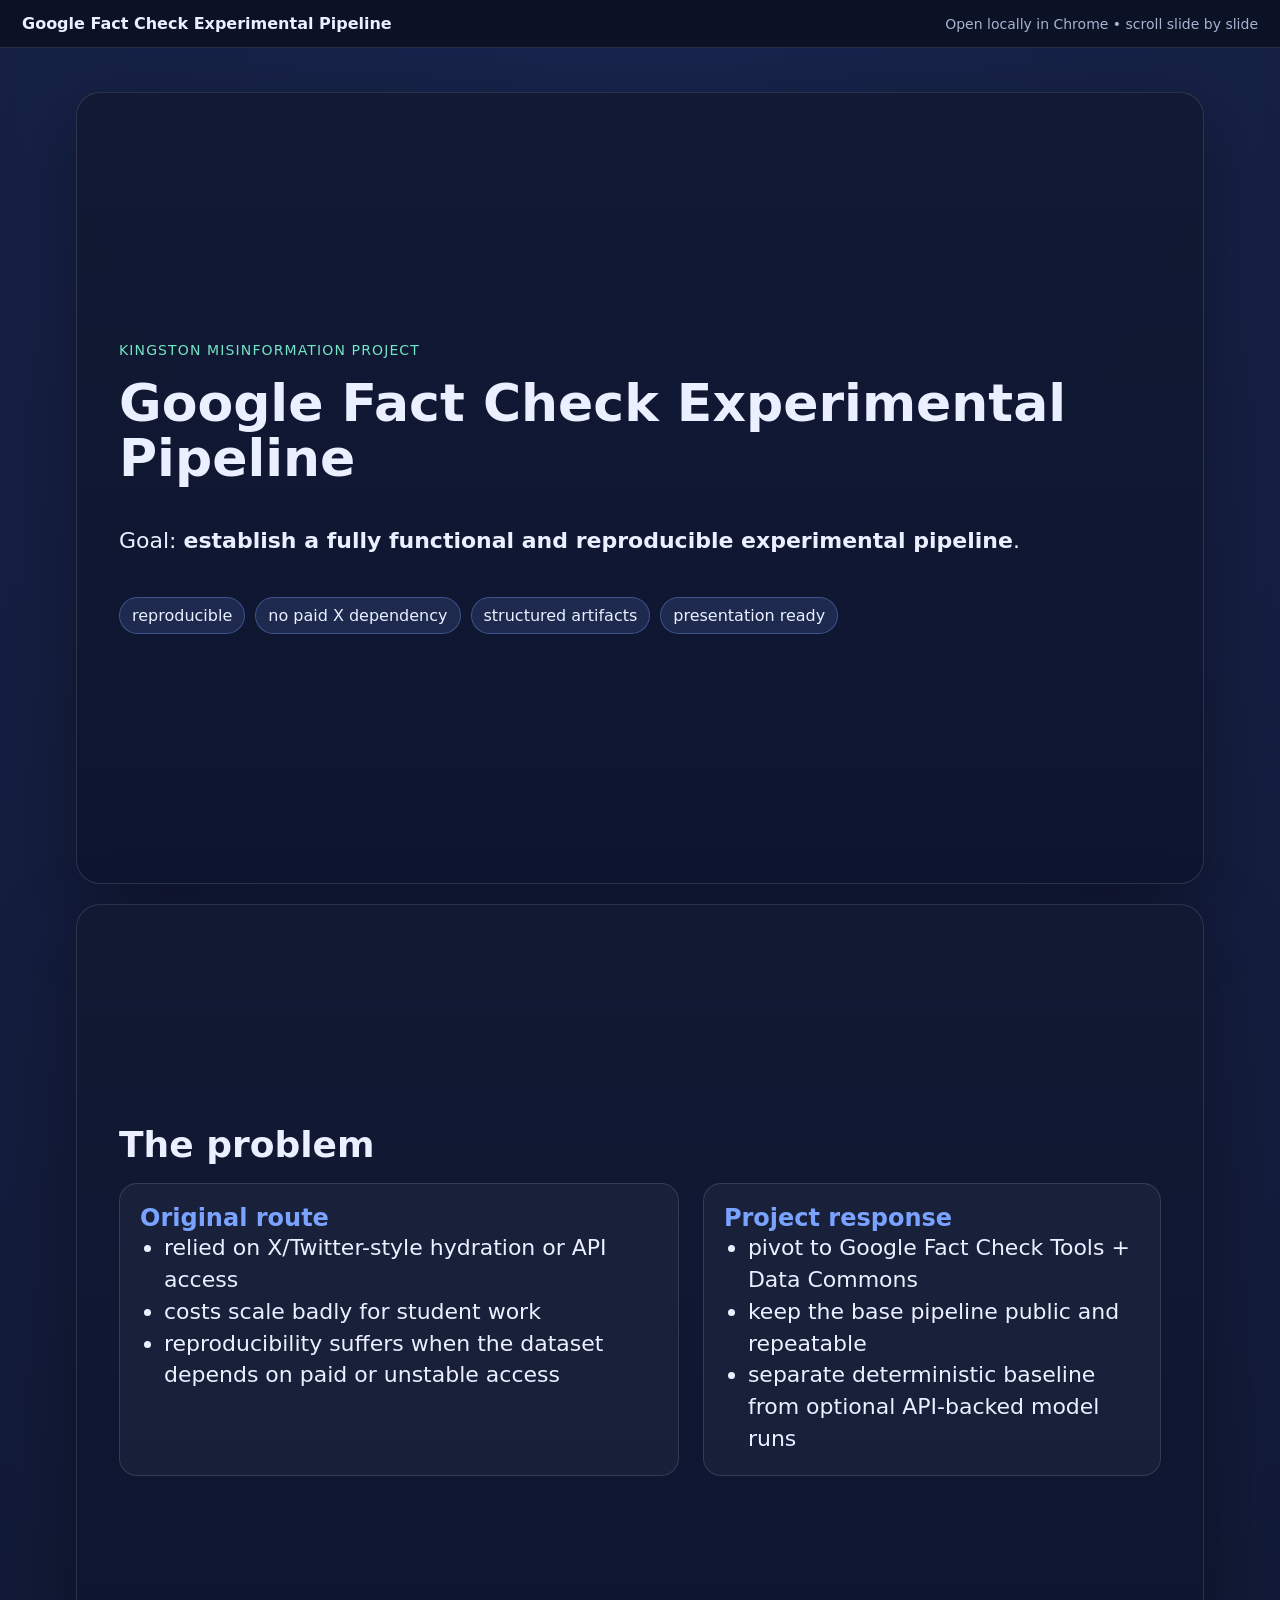
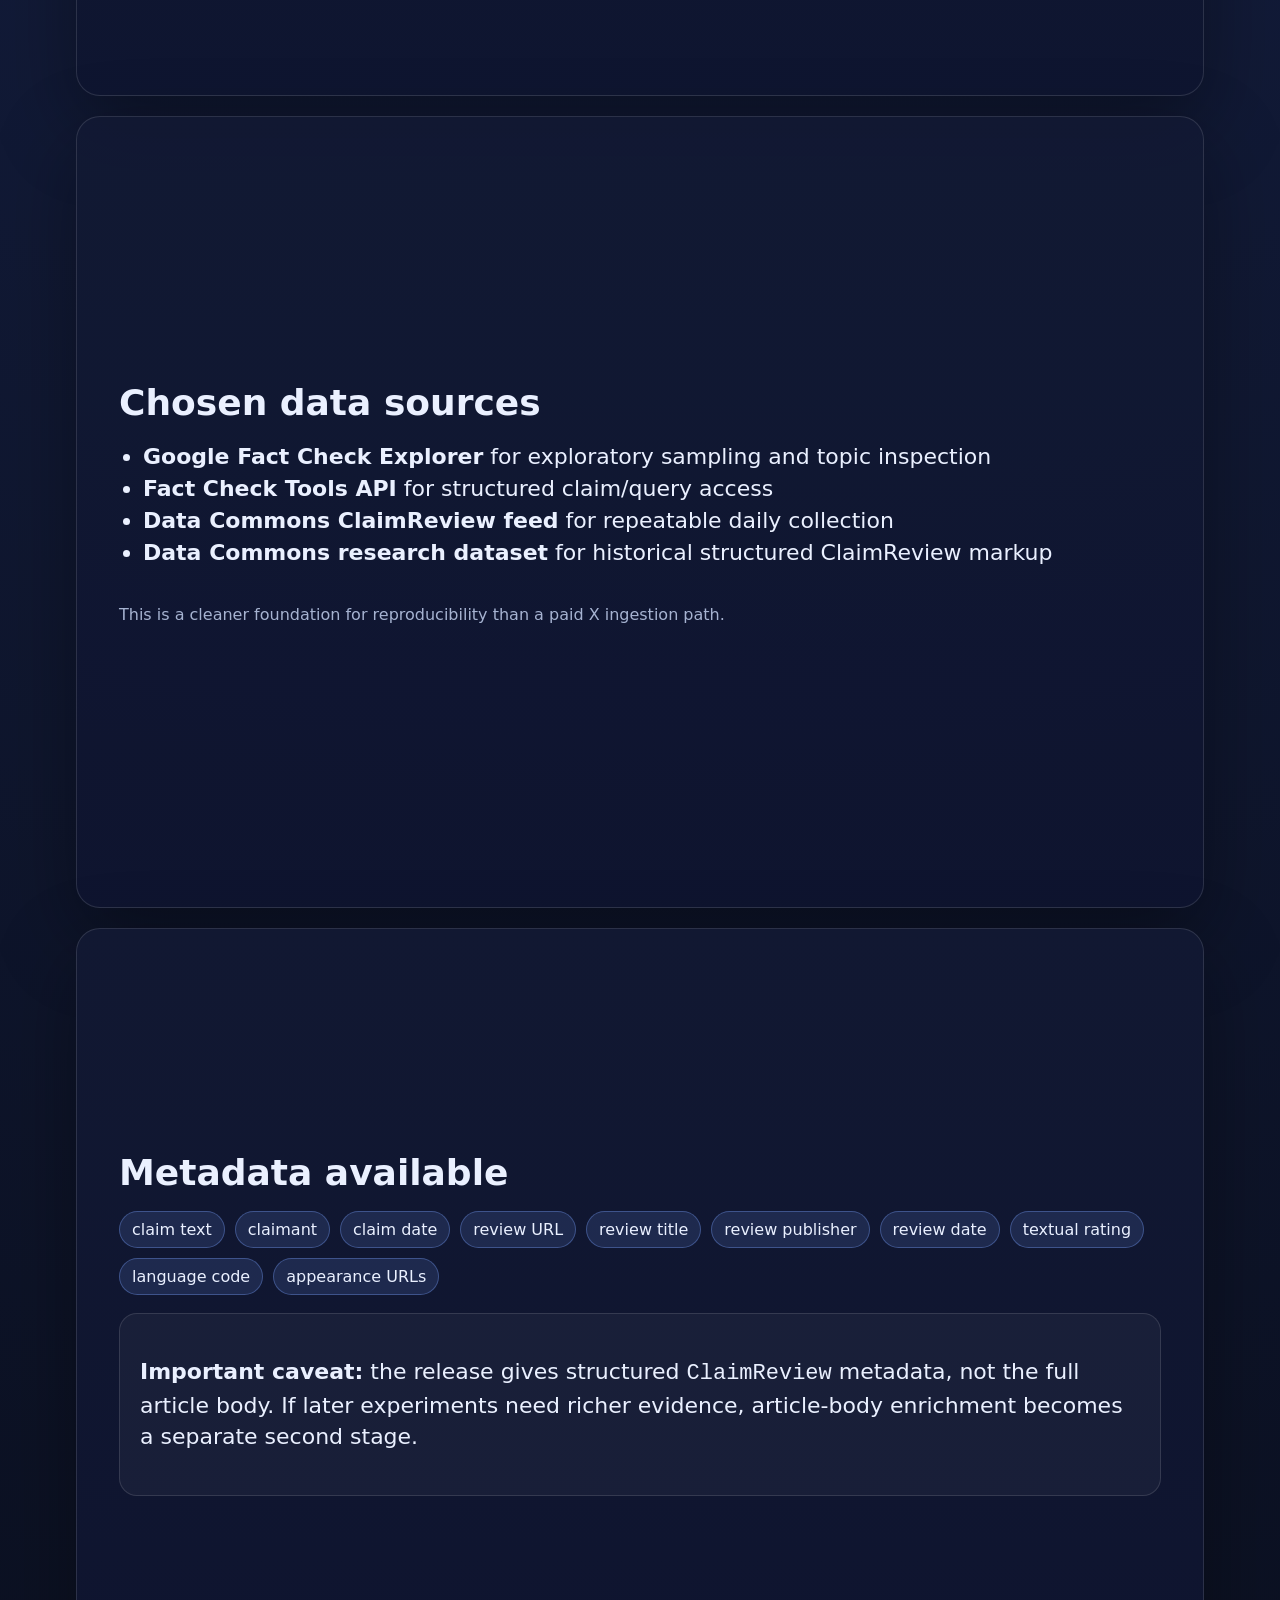
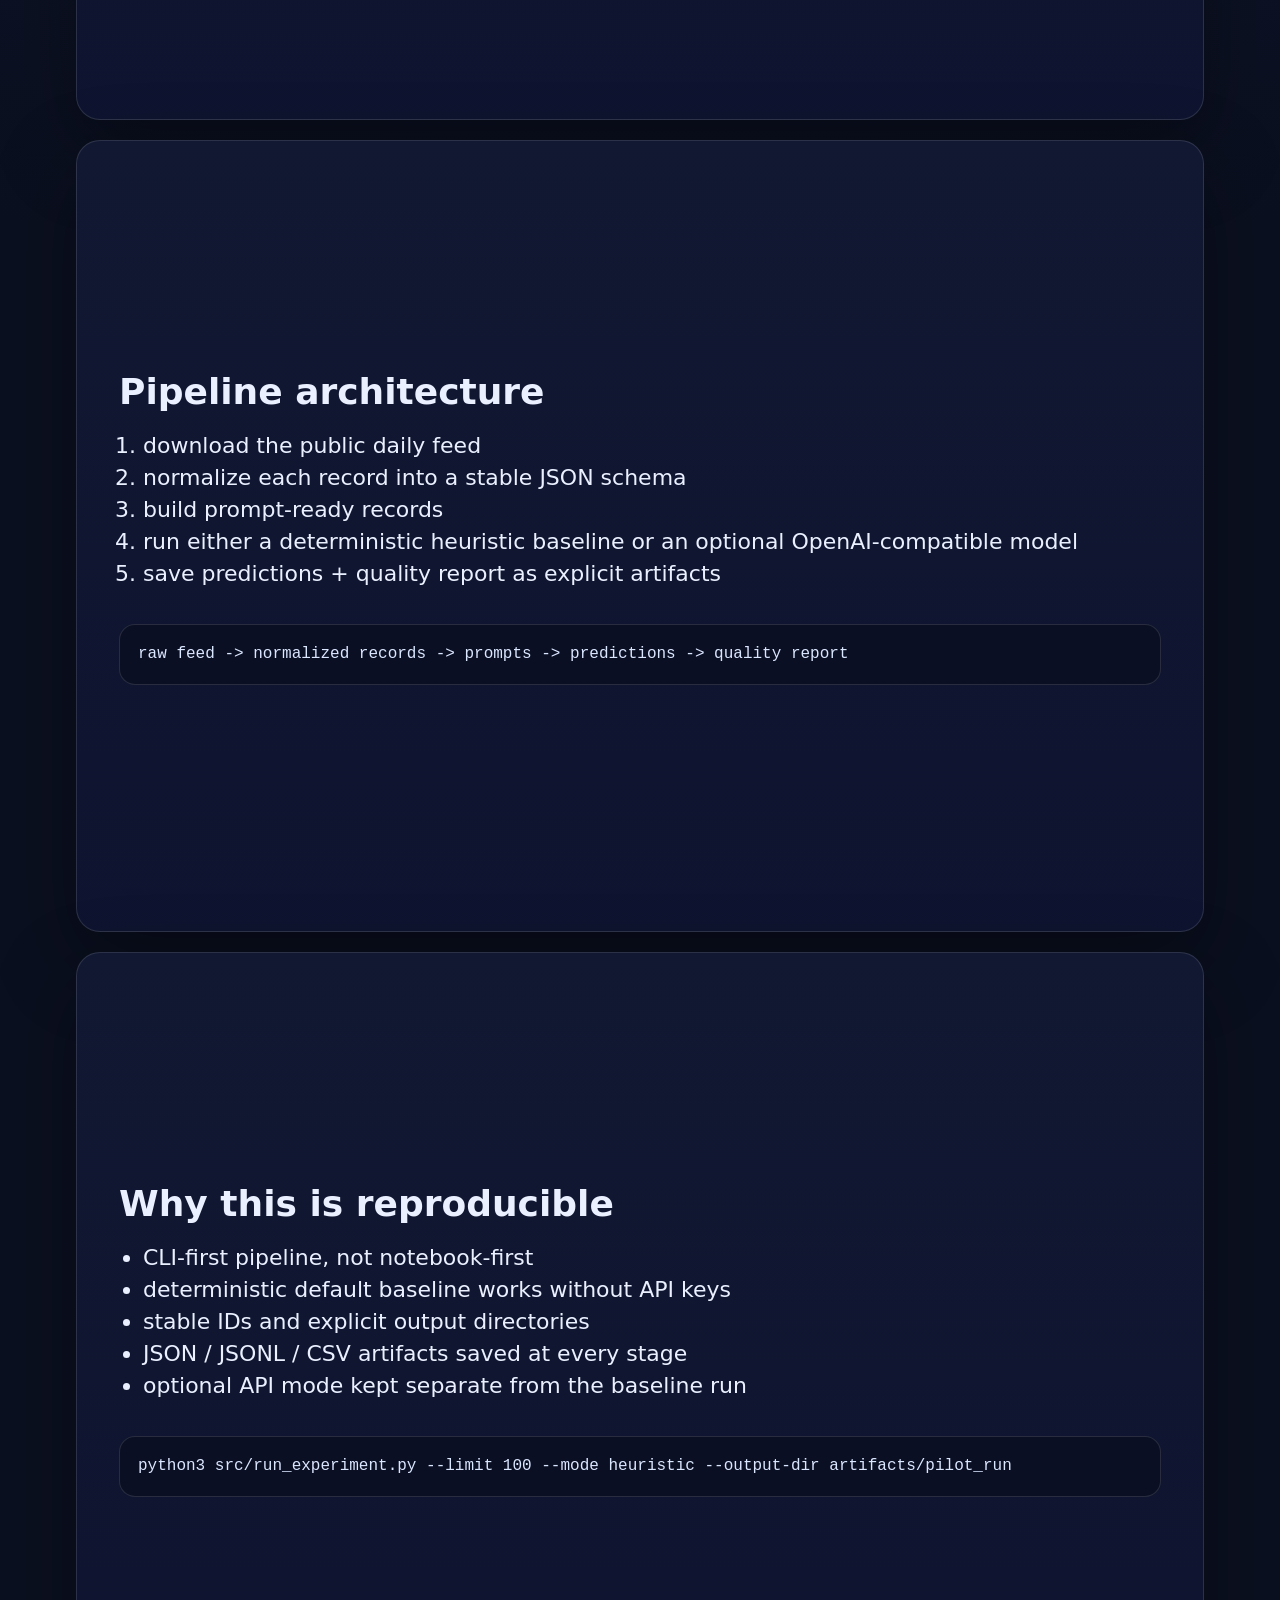
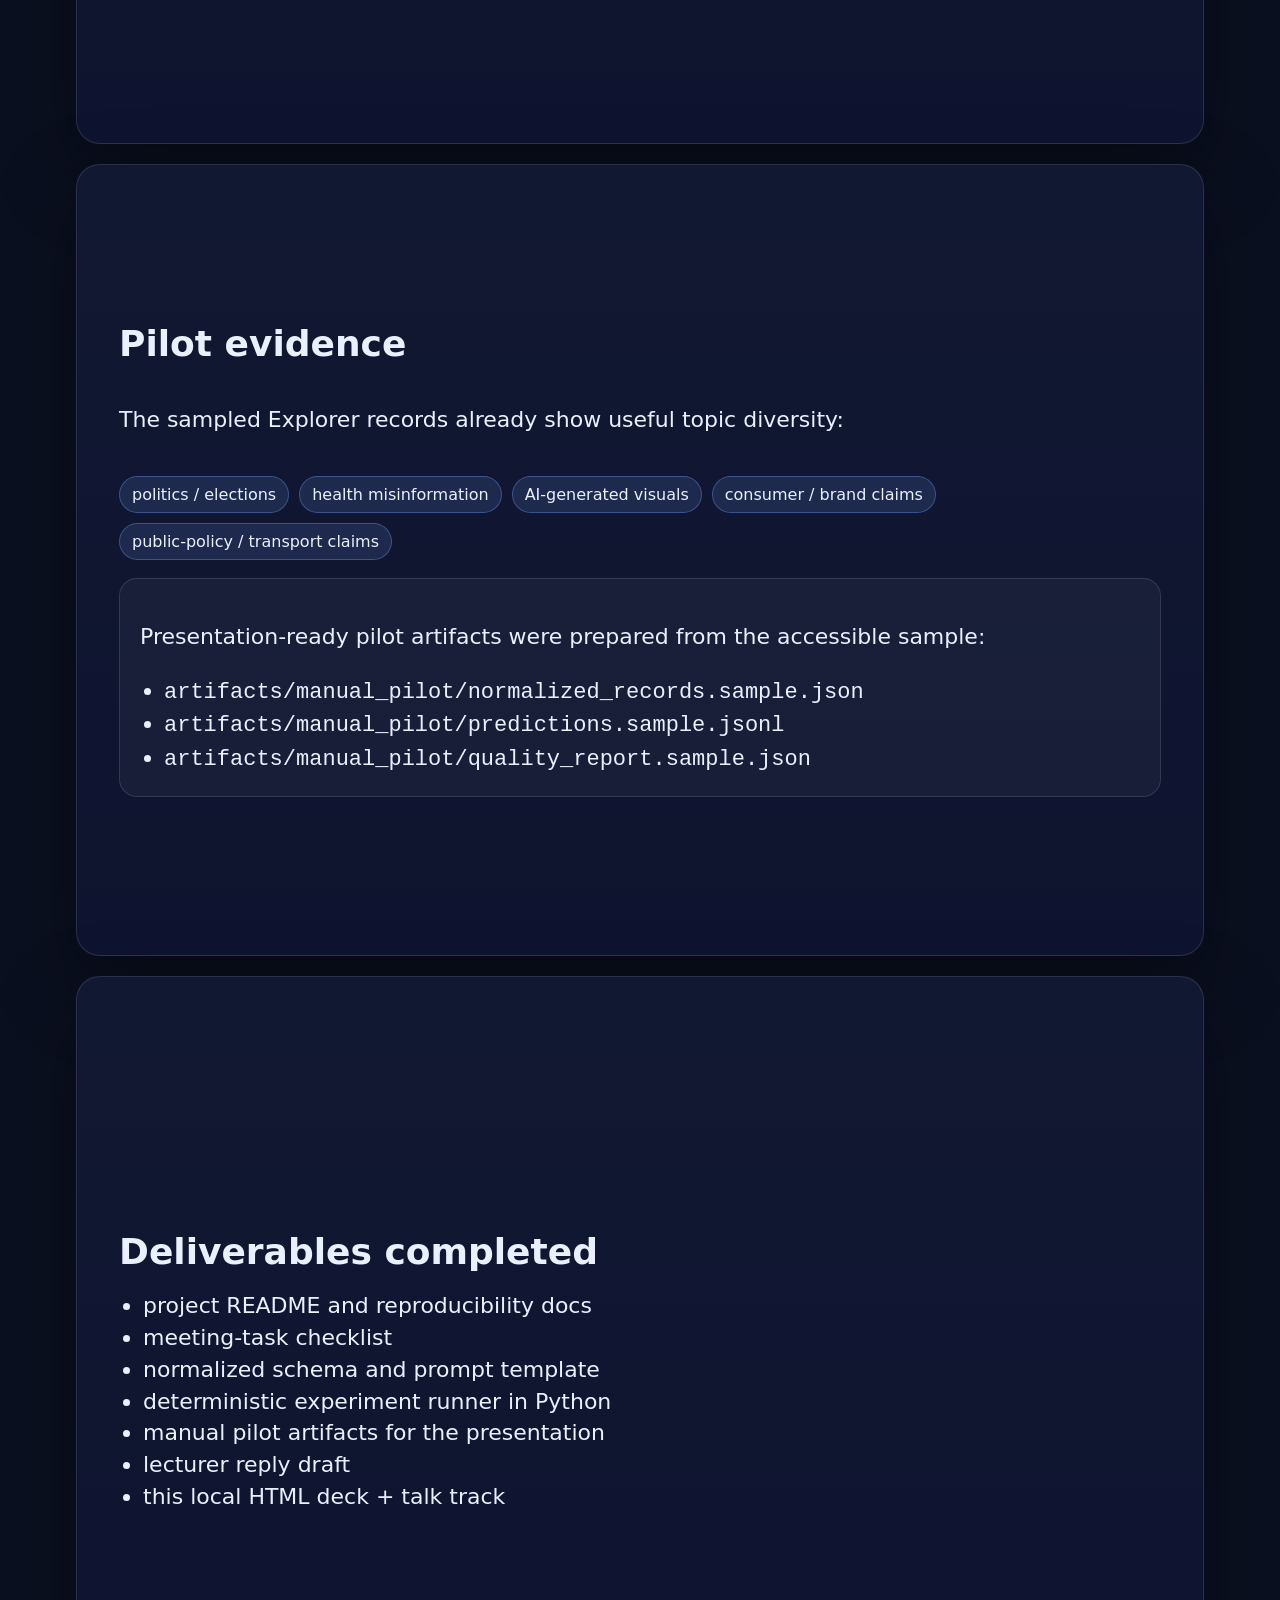
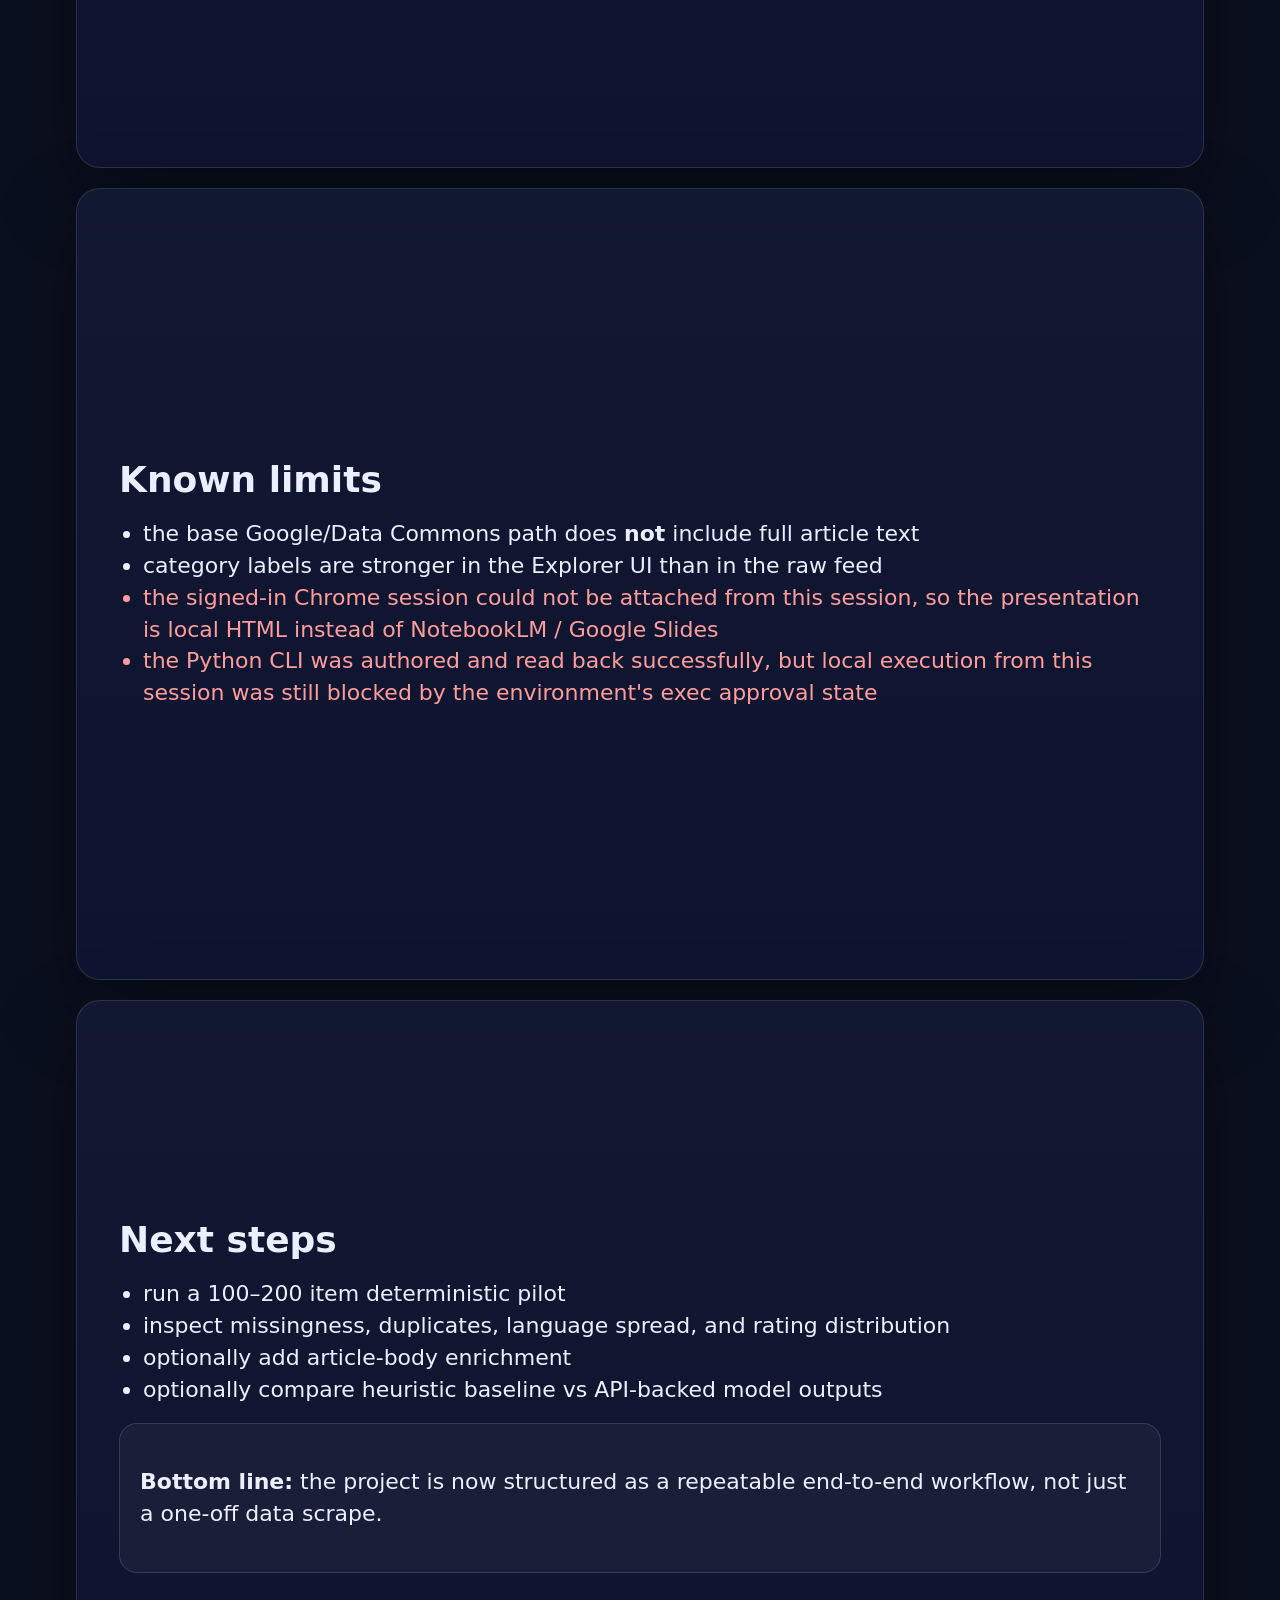
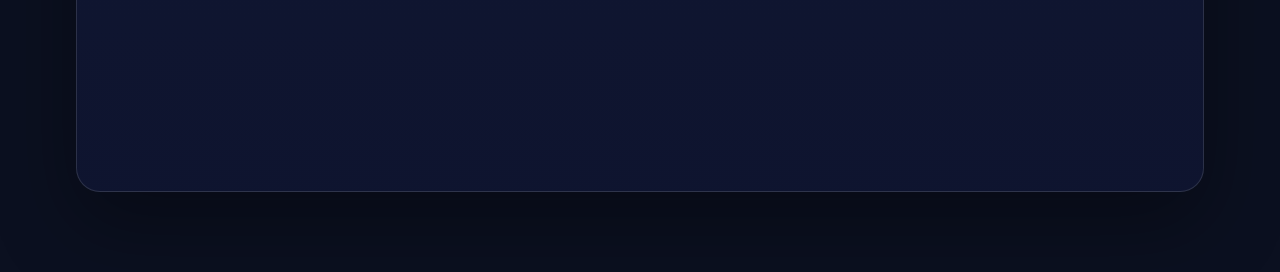
<file: drafts/slides/presentation.html>
<!doctype html>
<html lang="en">
<head>
  <meta charset="utf-8">
  <meta name="viewport" content="width=device-width, initial-scale=1">
  <title>Google Fact Check Experimental Pipeline</title>
  <style>
    :root {
      --bg: #0b1020;
      --panel: #121933;
      --panel-2: #0f1530;
      --text: #eaf0ff;
      --muted: #a6b3d1;
      --accent: #7aa2ff;
      --accent-2: #72e5c6;
      --danger: #ff9d9d;
      --border: rgba(255,255,255,0.12);
    }
    * { box-sizing: border-box; }
    body {
      margin: 0;
      font-family: Inter, ui-sans-serif, system-ui, -apple-system, Segoe UI, Roboto, sans-serif;
      color: var(--text);
      background: radial-gradient(circle at top, #18244d 0%, var(--bg) 42%);
    }
    .topbar {
      position: sticky;
      top: 0;
      z-index: 5;
      display: flex;
      justify-content: space-between;
      align-items: center;
      padding: 14px 22px;
      background: rgba(11,16,32,0.84);
      backdrop-filter: blur(10px);
      border-bottom: 1px solid var(--border);
    }
    .topbar .hint { color: var(--muted); font-size: 14px; }
    .deck {
      max-width: 1160px;
      margin: 0 auto;
      padding: 24px 16px 60px;
    }
    .slide {
      min-height: 88vh;
      display: grid;
      align-content: center;
      gap: 18px;
      margin: 20px 0;
      padding: 42px;
      background: linear-gradient(180deg, rgba(18,25,51,0.96), rgba(15,21,48,0.96));
      border: 1px solid var(--border);
      border-radius: 24px;
      box-shadow: 0 30px 80px rgba(0,0,0,0.35);
    }
    .kicker { color: var(--accent-2); font-size: 14px; letter-spacing: 0.08em; text-transform: uppercase; }
    h1 { font-size: 52px; margin: 0; line-height: 1.05; }
    h2 { font-size: 36px; margin: 0; }
    h3 { font-size: 24px; margin: 0; color: var(--accent); }
    p, li { font-size: 22px; line-height: 1.45; }
    ul, ol { margin: 0; padding-left: 24px; }
    .grid-2 {
      display: grid;
      grid-template-columns: 1.1fr 0.9fr;
      gap: 24px;
    }
    .card {
      padding: 20px;
      background: rgba(255,255,255,0.04);
      border: 1px solid var(--border);
      border-radius: 18px;
    }
    .pill-row { display: flex; flex-wrap: wrap; gap: 10px; }
    .pill {
      display: inline-block;
      padding: 8px 12px;
      border-radius: 999px;
      background: rgba(122,162,255,0.14);
      border: 1px solid rgba(122,162,255,0.35);
      font-size: 16px;
      color: var(--text);
    }
    .small { font-size: 16px; color: var(--muted); }
    code, pre {
      font-family: ui-monospace, SFMono-Regular, Menlo, monospace;
    }
    pre {
      white-space: pre-wrap;
      word-break: break-word;
      padding: 18px;
      border-radius: 16px;
      background: #0a0f23;
      border: 1px solid var(--border);
      font-size: 16px;
      line-height: 1.45;
      color: #dbe6ff;
    }
    .danger { color: var(--danger); }
    .accent { color: var(--accent); }
    .muted { color: var(--muted); }
    @media (max-width: 900px) {
      .slide { padding: 26px; min-height: auto; }
      .grid-2 { grid-template-columns: 1fr; }
      h1 { font-size: 40px; }
      h2 { font-size: 30px; }
      p, li { font-size: 19px; }
    }
  </style>
</head>
<body>
  <div class="topbar">
    <strong>Google Fact Check Experimental Pipeline</strong>
    <div class="hint">Open locally in Chrome • scroll slide by slide</div>
  </div>
  <main class="deck">
    <section class="slide">
      <div class="kicker">Kingston misinformation project</div>
      <h1>Google Fact Check Experimental Pipeline</h1>
      <p>Goal: <strong>establish a fully functional and reproducible experimental pipeline</strong>.</p>
      <div class="pill-row">
        <span class="pill">reproducible</span>
        <span class="pill">no paid X dependency</span>
        <span class="pill">structured artifacts</span>
        <span class="pill">presentation ready</span>
      </div>
    </section>

    <section class="slide">
      <h2>The problem</h2>
      <div class="grid-2">
        <div class="card">
          <h3>Original route</h3>
          <ul>
            <li>relied on X/Twitter-style hydration or API access</li>
            <li>costs scale badly for student work</li>
            <li>reproducibility suffers when the dataset depends on paid or unstable access</li>
          </ul>
        </div>
        <div class="card">
          <h3>Project response</h3>
          <ul>
            <li>pivot to Google Fact Check Tools + Data Commons</li>
            <li>keep the base pipeline public and repeatable</li>
            <li>separate deterministic baseline from optional API-backed model runs</li>
          </ul>
        </div>
      </div>
    </section>

    <section class="slide">
      <h2>Chosen data sources</h2>
      <ul>
        <li><strong>Google Fact Check Explorer</strong> for exploratory sampling and topic inspection</li>
        <li><strong>Fact Check Tools API</strong> for structured claim/query access</li>
        <li><strong>Data Commons ClaimReview feed</strong> for repeatable daily collection</li>
        <li><strong>Data Commons research dataset</strong> for historical structured ClaimReview markup</li>
      </ul>
      <p class="small">This is a cleaner foundation for reproducibility than a paid X ingestion path.</p>
    </section>

    <section class="slide">
      <h2>Metadata available</h2>
      <div class="pill-row">
        <span class="pill">claim text</span>
        <span class="pill">claimant</span>
        <span class="pill">claim date</span>
        <span class="pill">review URL</span>
        <span class="pill">review title</span>
        <span class="pill">review publisher</span>
        <span class="pill">review date</span>
        <span class="pill">textual rating</span>
        <span class="pill">language code</span>
        <span class="pill">appearance URLs</span>
      </div>
      <div class="card">
        <p><strong>Important caveat:</strong> the release gives structured <code>ClaimReview</code> metadata, not the full article body. If later experiments need richer evidence, article-body enrichment becomes a separate second stage.</p>
      </div>
    </section>

    <section class="slide">
      <h2>Pipeline architecture</h2>
      <ol>
        <li>download the public daily feed</li>
        <li>normalize each record into a stable JSON schema</li>
        <li>build prompt-ready records</li>
        <li>run either a deterministic heuristic baseline or an optional OpenAI-compatible model</li>
        <li>save predictions + quality report as explicit artifacts</li>
      </ol>
      <pre>raw feed -> normalized records -> prompts -> predictions -> quality report</pre>
    </section>

    <section class="slide">
      <h2>Why this is reproducible</h2>
      <ul>
        <li>CLI-first pipeline, not notebook-first</li>
        <li>deterministic default baseline works without API keys</li>
        <li>stable IDs and explicit output directories</li>
        <li>JSON / JSONL / CSV artifacts saved at every stage</li>
        <li>optional API mode kept separate from the baseline run</li>
      </ul>
      <pre>python3 src/run_experiment.py --limit 100 --mode heuristic --output-dir artifacts/pilot_run</pre>
    </section>

    <section class="slide">
      <h2>Pilot evidence</h2>
      <p>The sampled Explorer records already show useful topic diversity:</p>
      <div class="pill-row">
        <span class="pill">politics / elections</span>
        <span class="pill">health misinformation</span>
        <span class="pill">AI-generated visuals</span>
        <span class="pill">consumer / brand claims</span>
        <span class="pill">public-policy / transport claims</span>
      </div>
      <div class="card">
        <p>Presentation-ready pilot artifacts were prepared from the accessible sample:</p>
        <ul>
          <li><code>artifacts/manual_pilot/normalized_records.sample.json</code></li>
          <li><code>artifacts/manual_pilot/predictions.sample.jsonl</code></li>
          <li><code>artifacts/manual_pilot/quality_report.sample.json</code></li>
        </ul>
      </div>
    </section>

    <section class="slide">
      <h2>Deliverables completed</h2>
      <ul>
        <li>project README and reproducibility docs</li>
        <li>meeting-task checklist</li>
        <li>normalized schema and prompt template</li>
        <li>deterministic experiment runner in Python</li>
        <li>manual pilot artifacts for the presentation</li>
        <li>lecturer reply draft</li>
        <li>this local HTML deck + talk track</li>
      </ul>
    </section>

    <section class="slide">
      <h2>Known limits</h2>
      <ul>
        <li>the base Google/Data Commons path does <strong>not</strong> include full article text</li>
        <li>category labels are stronger in the Explorer UI than in the raw feed</li>
        <li class="danger">the signed-in Chrome session could not be attached from this session, so the presentation is local HTML instead of NotebookLM / Google Slides</li>
        <li class="danger">the Python CLI was authored and read back successfully, but local execution from this session was still blocked by the environment's exec approval state</li>
      </ul>
    </section>

    <section class="slide">
      <h2>Next steps</h2>
      <ul>
        <li>run a 100–200 item deterministic pilot</li>
        <li>inspect missingness, duplicates, language spread, and rating distribution</li>
        <li>optionally add article-body enrichment</li>
        <li>optionally compare heuristic baseline vs API-backed model outputs</li>
      </ul>
      <div class="card">
        <p><strong>Bottom line:</strong> the project is now structured as a repeatable end-to-end workflow, not just a one-off data scrape.</p>
      </div>
    </section>
  </main>
</body>
</html>
</file>
